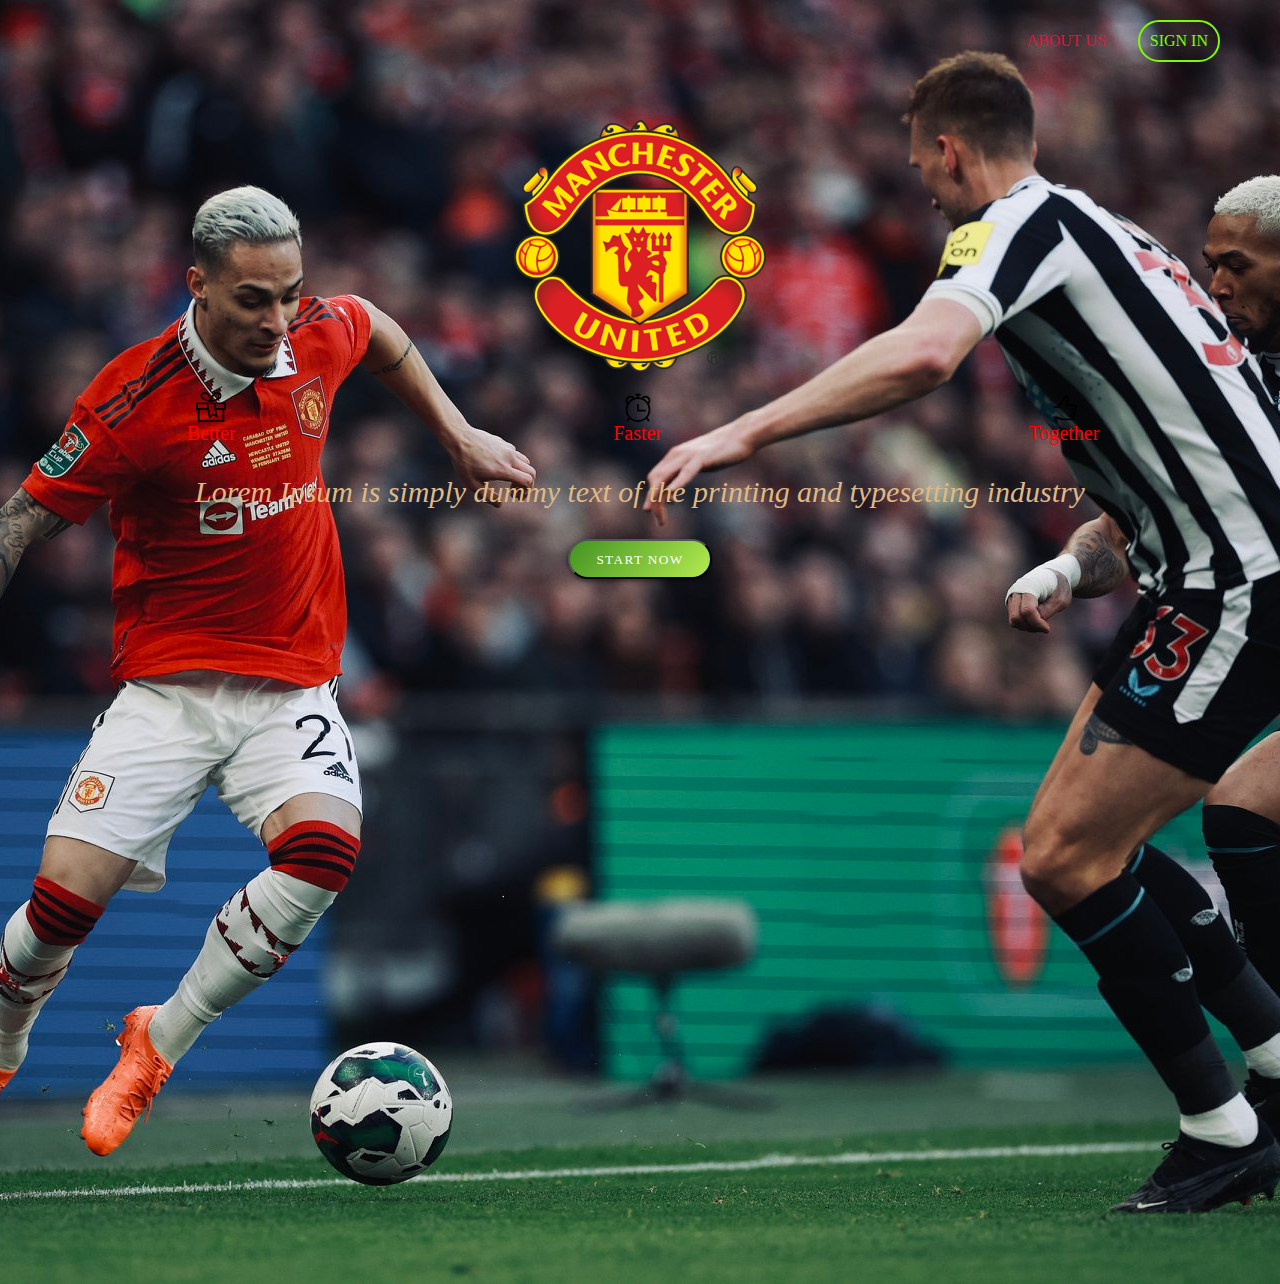
<file: HTML/index.html>
<html lang="en">

<head>
    <meta charset="UTF-8">
    <meta http-equiv="X-UA-Compatible" content="IE=edge">
    <meta name="viewport" content="width=device-width, initial-scale=1.0">
    <title>Hùng Đẹp Trai</title>
    <link rel="stylesheet" href="./custom.css">
</head>

<body>
    <div class="banner">
        <div class="about-sign_in">
            <a class="about" href="#">About us</a>
            <a class="sign-in" href="#">Sign in</a>
        </div>

        <div class="logo"></div>

        <div class="content-center">
            <div class="left">
                <img src="./icon-gift.svg" />
                <span>Better</span>
            </div>
            <div class="center">
                <img src="./icon-clock.svg" />
                <span>Faster</span>
            </div>
            <div class="right">
                <img src="./icon-like.svg" />
                <span>Together</span>
            </div>
        </div>

        <div class="text">
            <span>
                Lorem Ipsum is simply dummy text of the printing and typesetting industry
            </span>
        </div>

        <div class="btn">
            <button>Start now</button>
        </div>
    </div>
    </div>

</body>

</html>
</file>
<file: HTML/custom.css>
body{margin:0 !important;padding:0 !important}.red{border:1px solid red}.green{border:1px solid green}.banner{height:1284px;background:url("./banner.jpg") center center no-repeat;padding:0px}.banner .about-sign_in{height:80px;width:100%;text-align:right}.banner .about-sign_in .about,.banner .about-sign_in .sign-in{margin-top:20px;padding:8px;text-decoration:none;text-transform:uppercase;display:inline-block}.banner .about-sign_in .about{color:crimson}.banner .about-sign_in .sign-in{margin-right:60px;margin-left:20px;border:2px solid lawngreen;padding:10px;border-radius:25px;color:lawngreen}.banner .logo{background:url("./Header-Logo1500994616801.png") center center no-repeat;margin-top:40px;height:252px}.banner .content-center .left,.banner .content-center .center,.banner .content-center .right{width:33%;display:inline-block;text-align:center;margin-top:20px;color:red}.banner .content-center .left span,.banner .content-center .center span,.banner .content-center .right span{display:block;font-size:20px}.banner .content-center .left img,.banner .content-center .center img,.banner .content-center .right img{width:30px;height:30px}.banner .text{text-align:center;font-family:Roboto;font-style:italic;letter-spacing:-0.02px}.banner .text span{display:block;margin-block-start:1em;margin-block-end:1em;margin-inline-start:0px;margin-inline-end:0px;font-size:30px;color:burlywood}.banner .btn{text-align:center;text-transform:uppercase}.banner .btn button{border-radius:100px;background:linear-gradient(311.12deg, #B4EC51 0%, #429321 100%);box-shadow:0 2px 4px 0 rgba(0,0,0,0.5);font-family:Roboto;color:#FFFFFF;letter-spacing:1.33px;line-height:21px;text-transform:uppercase;cursor:pointer;height:40px;width:144px}
/*# sourceMappingURL=custom.css.map */
</file>
